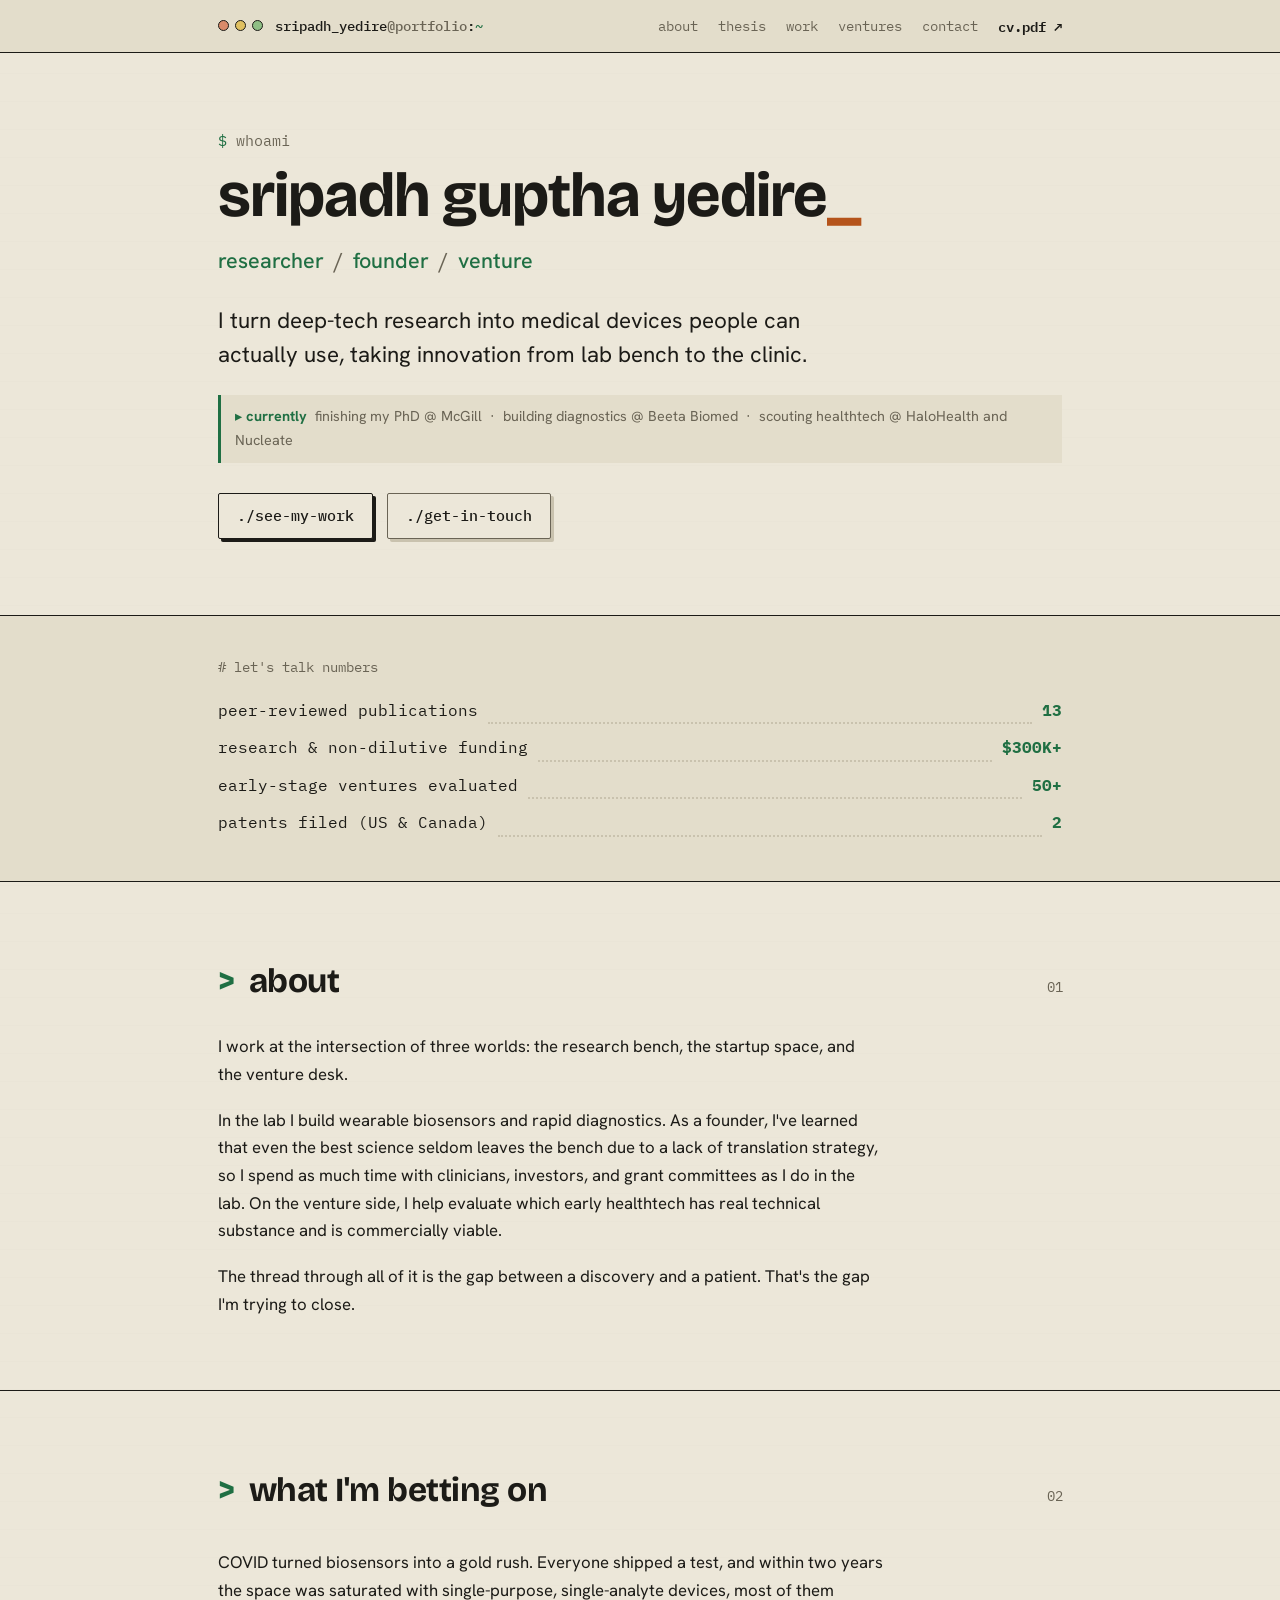
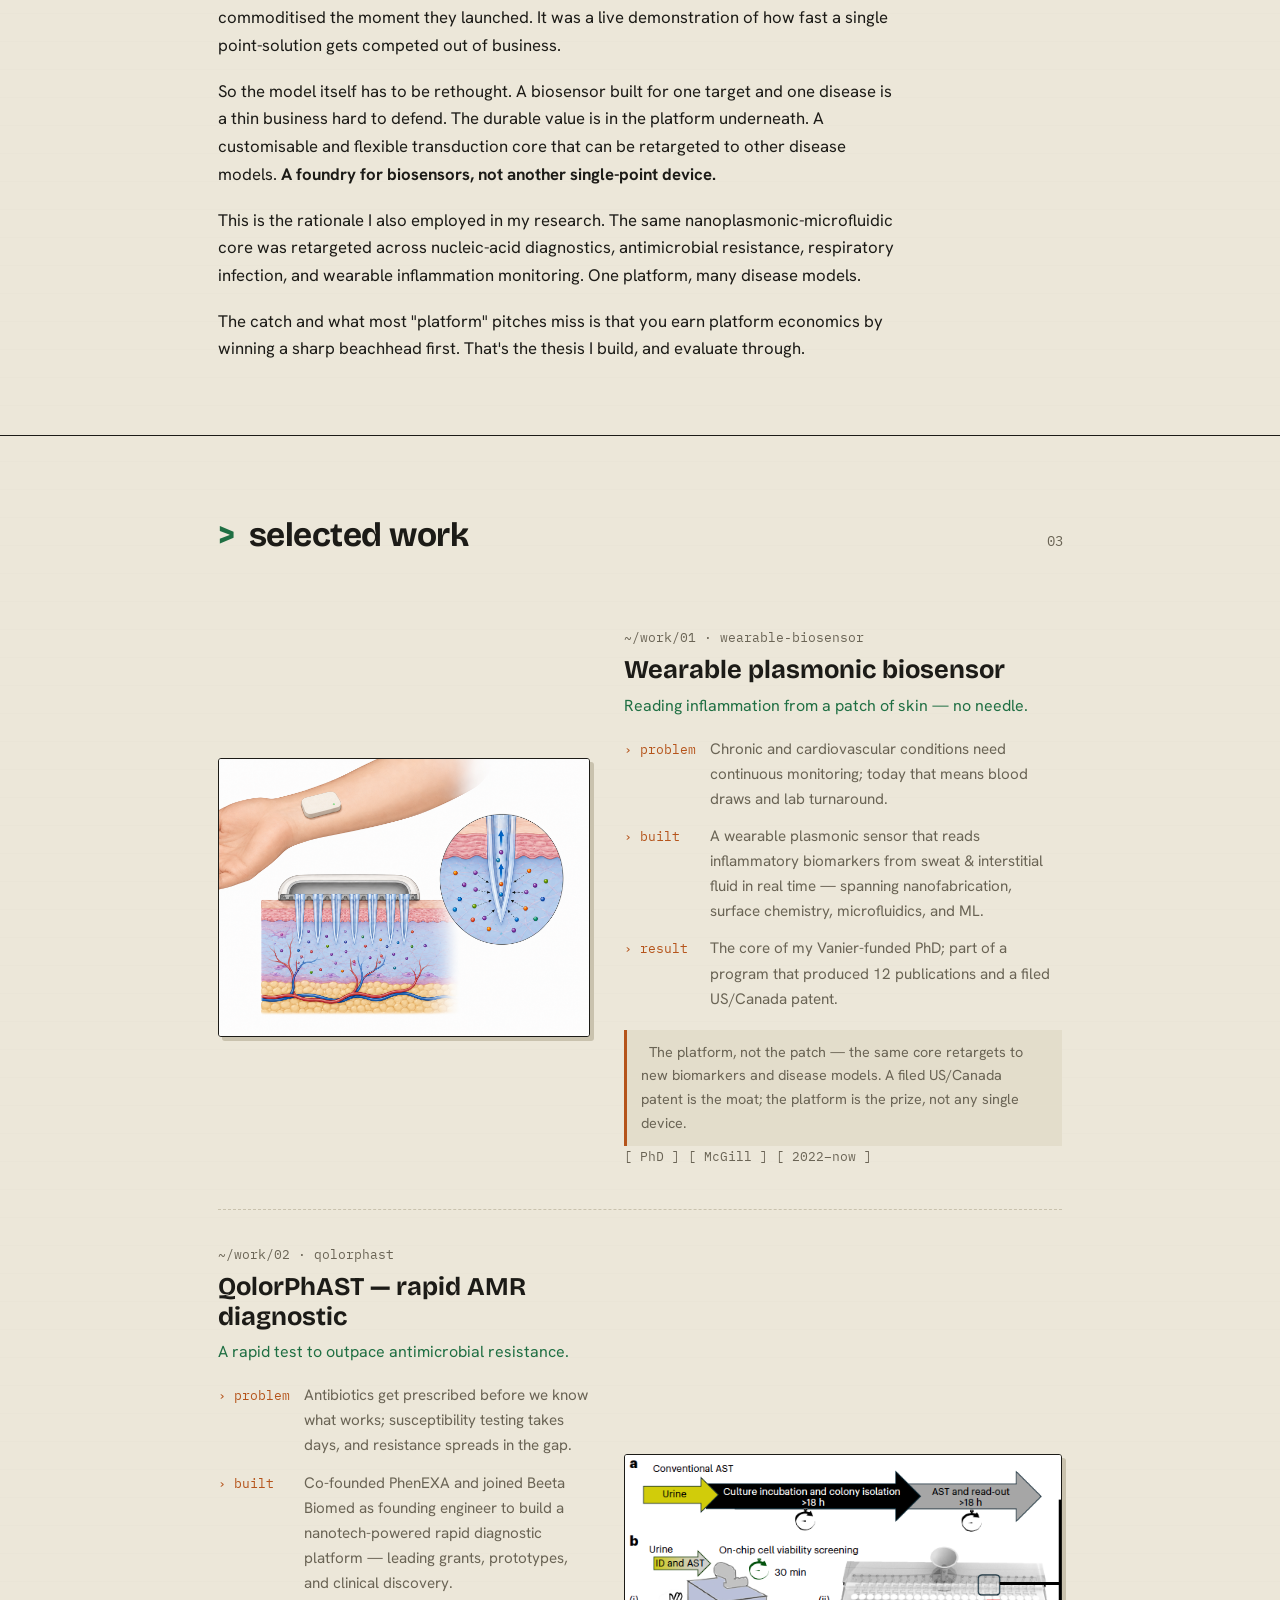
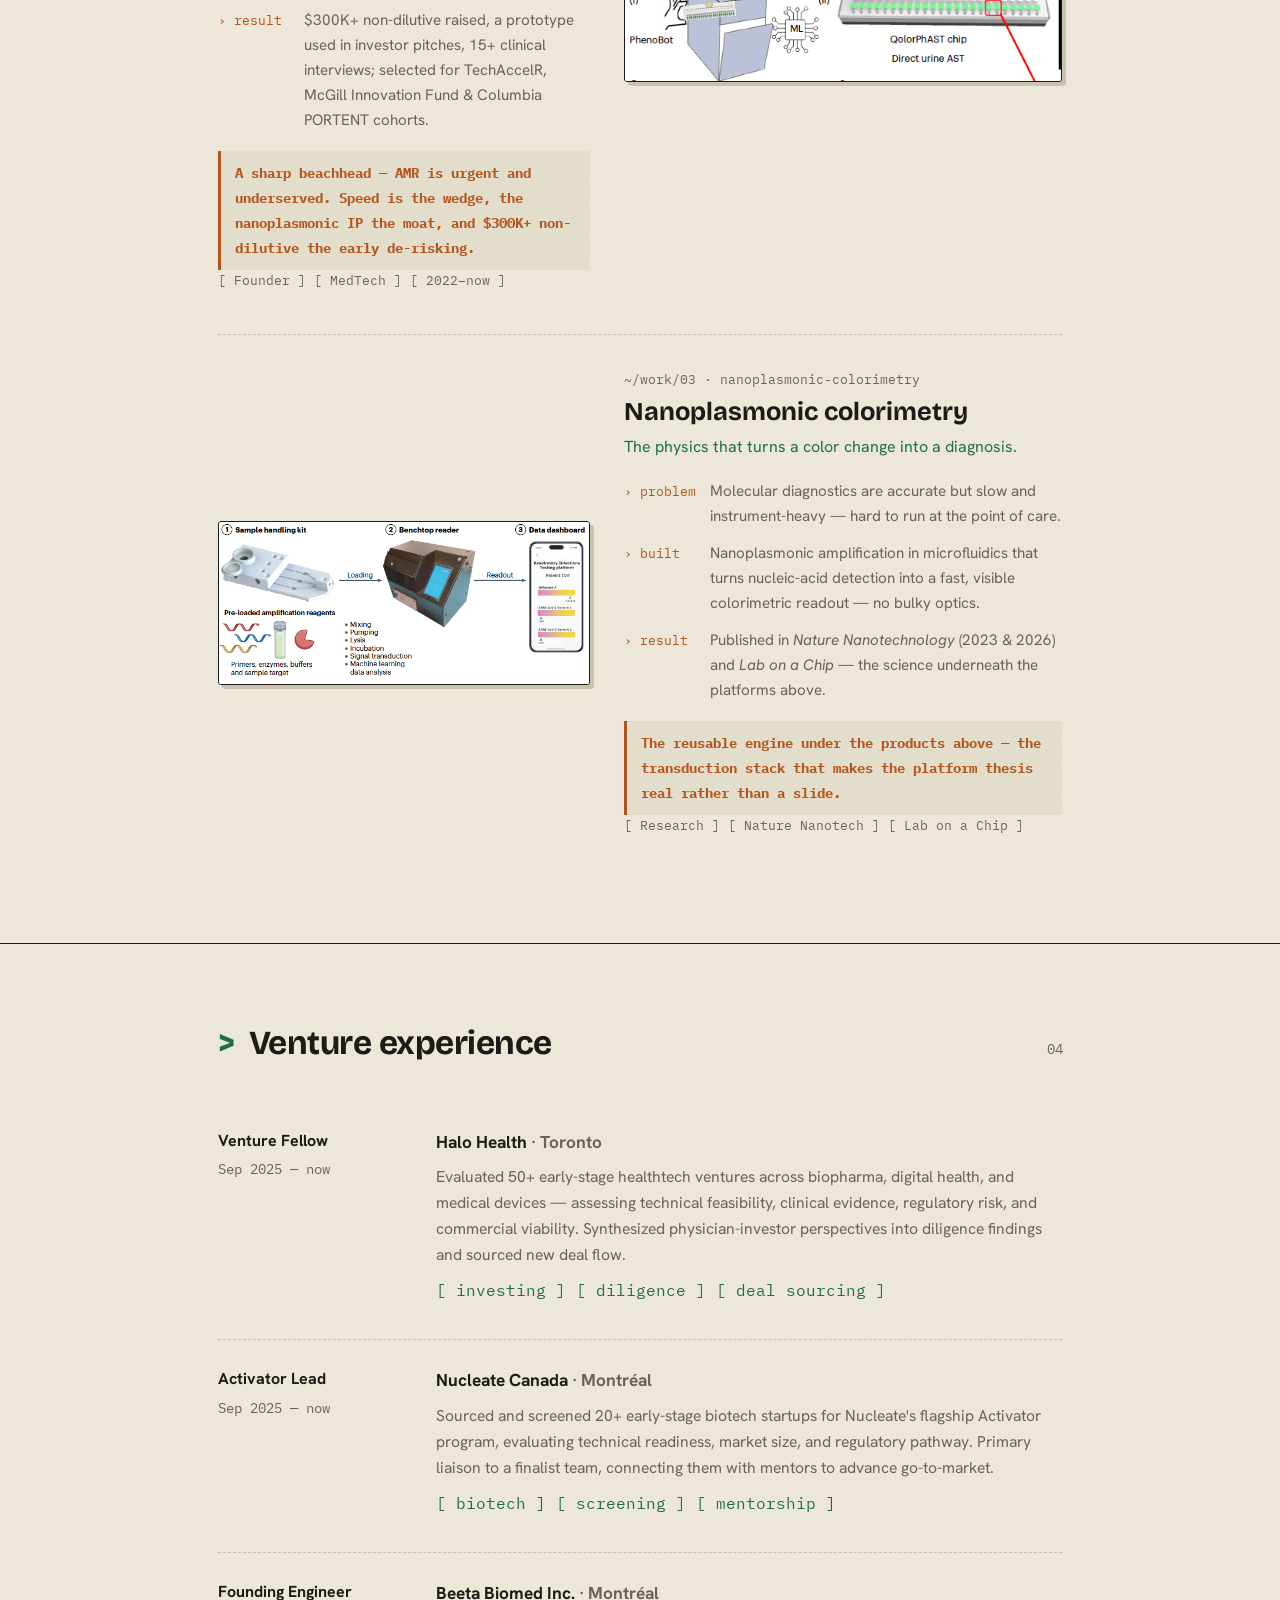
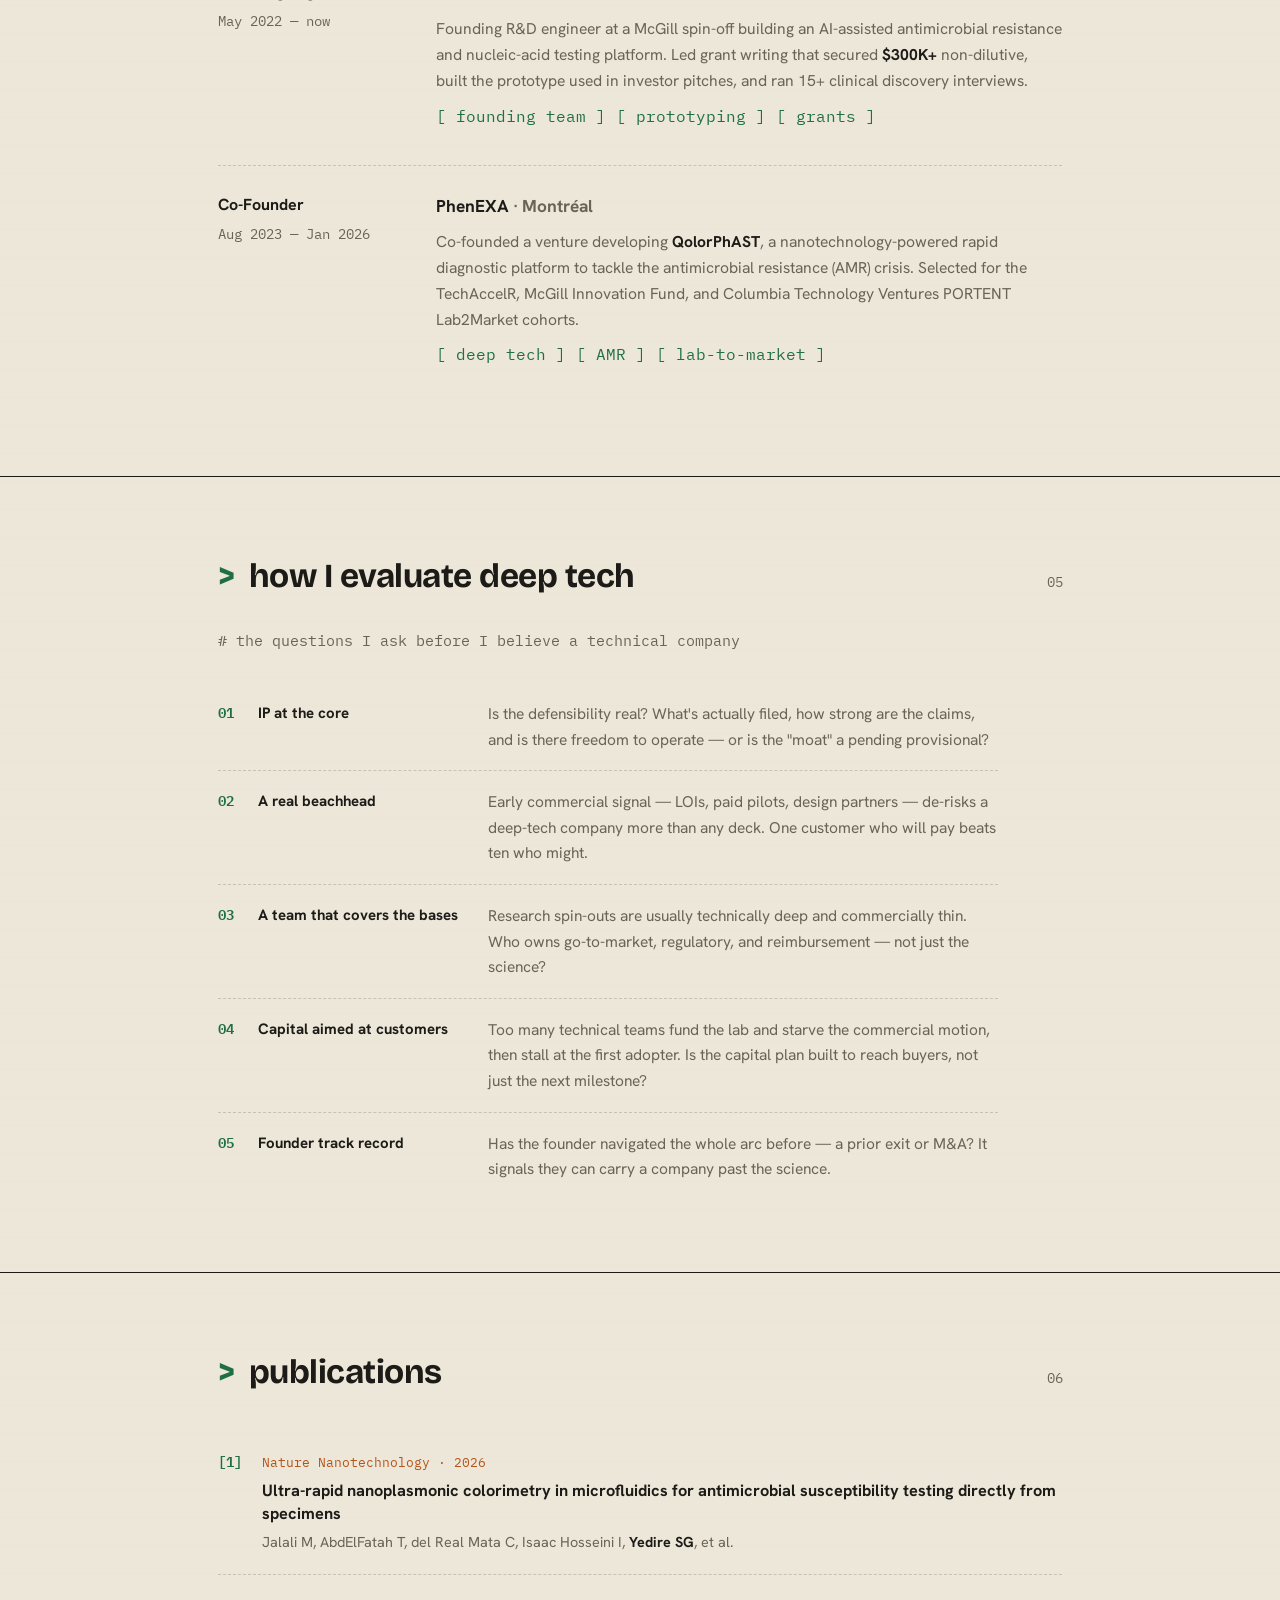
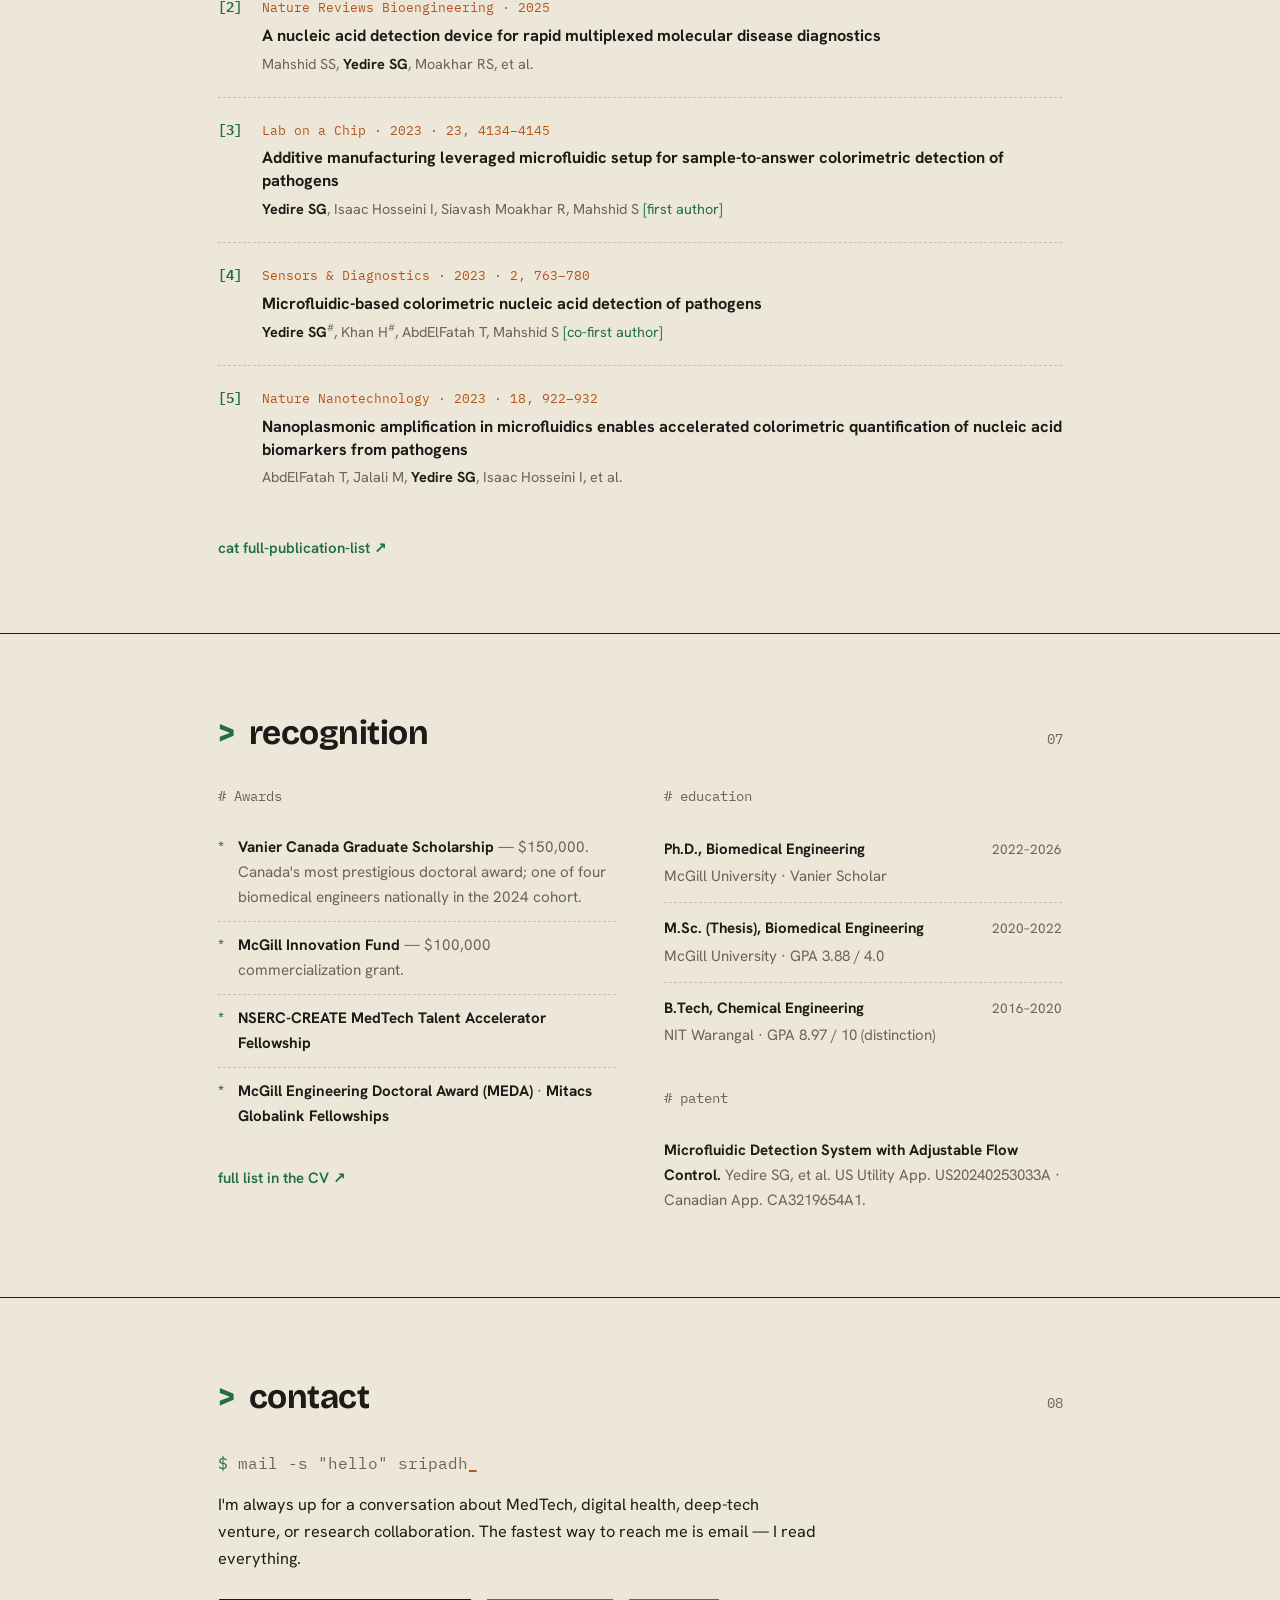
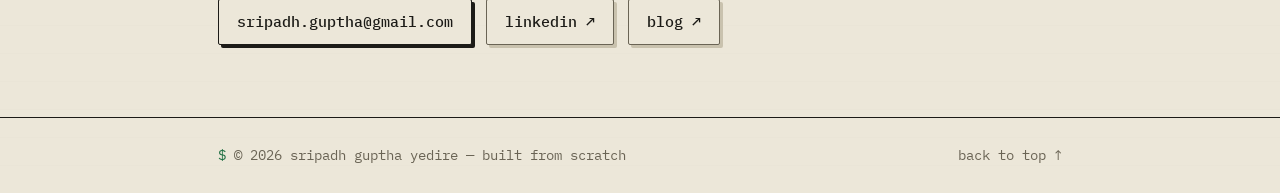
<file: index.html>
<!DOCTYPE html>
<html lang="en">
<head>
  <meta charset="UTF-8" />
  <meta name="viewport" content="width=device-width, initial-scale=1.0" />
  <title>Sripadh Guptha Yedire — Researcher · Founder · Venture</title>
  <meta name="description" content="Sripadh (Sri) Guptha Yedire — Vanier Scholar and PhD candidate in Biomedical Engineering at McGill, MedTech founder, and venture fellow. I turn deep-tech research into diagnostics people can use." />

  <meta property="og:title" content="Sripadh Guptha Yedire" />
  <meta property="og:description" content="I turn deep-tech research into diagnostics people can actually use — researcher, founder, venture." />
  <meta property="og:type" content="website" />

  <link rel="preconnect" href="https://fonts.googleapis.com" />
  <link rel="preconnect" href="https://fonts.gstatic.com" crossorigin />
  <link href="https://fonts.googleapis.com/css2?family=Bricolage+Grotesque:opsz,wght@12..96,600;12..96,700;12..96,800&family=Hanken+Grotesk:wght@400;500;600;700;800&family=IBM+Plex+Mono:wght@400;500;600&display=swap" rel="stylesheet" />
  <link rel="stylesheet" href="css/styles.css" />
</head>
<body>
  <!-- Terminal window title bar / nav -->
  <header class="bar" id="bar">
    <div class="container bar__inner">
      <div class="bar__chrome">
        <span class="dots" aria-hidden="true"><i></i><i></i><i></i></span>
        <a href="#top" class="bar__path">sripadh_yedire<span class="muted">@portfolio</span>:<span class="accent">~</span></a>
      </div>
      <nav class="bar__nav" id="barNav">
        <a href="#about">about</a>
        <a href="#thesis">thesis</a>
        <a href="#work">work</a>
        <a href="#ventures">ventures</a>
        <a href="#contact">contact</a>
        <a href="assets/cv/Sripadh_Yedire_CV.pdf" class="bar__cv" target="_blank" rel="noopener">cv.pdf ↗</a>
      </nav>
      <button class="bar__toggle" id="barToggle" aria-label="Toggle menu" aria-expanded="false">[ menu ]</button>
    </div>
  </header>

  <!-- Hero -->
  <section class="hero" id="top">
    <div class="container">
      <p class="prompt reveal"><span class="accent">$</span> whoami</p>
      <h1 class="hero__name reveal">sripadh guptha yedire<span class="cursor" aria-hidden="true">_</span></h1>
      <p class="hero__role reveal">researcher <span class="sep">/</span> founder <span class="sep">/</span> venture</p>
      <p class="hero__thesis reveal">
        I turn deep-tech research into medical devices people can actually use, taking
        innovation from lab bench to the clinic.
      </p>
      <p class="hero__now reveal"><span class="accent">▸ currently</span> &nbsp;finishing my PhD @ McGill &nbsp;·&nbsp; building diagnostics @ Beeta Biomed &nbsp;·&nbsp; scouting healthtech @ HaloHealth and Nucleate </p>
      <div class="hero__actions reveal">
        <a href="#work" class="btn">./see-my-work</a>
        <a href="#contact" class="btn btn--ghost">./get-in-touch</a>
      </div>
    </div>
  </section>

  <!-- Readout / stats -->
  <section class="readout">
    <div class="container">
      <p class="readout__title reveal muted"># let's talk numbers</p>
      <ul class="readout__list reveal">
        <li><span>peer-reviewed publications</span><span class="lead"></span><b>13</b></li>
        <li><span>research &amp; non-dilutive funding</span><span class="lead"></span><b>$300K+</b></li>
        <li><span>early-stage ventures evaluated</span><span class="lead"></span><b>50+</b></li>
        <li><span>patents filed (US &amp; Canada)</span><span class="lead"></span><b>2</b></li>
      </ul>
    </div>
  </section>

  <!-- About / throughline -->
  <section class="section" id="about">
    <div class="container">
      <h2 class="head reveal"><span class="accent">&gt;</span> about<span class="head__num">01</span></h2>
      <div class="about">
        <div class="about__text prose reveal">
          <p>
            I work at the intersection of three worlds:
            the research bench, the startup space, and the venture desk.
          </p>
          <p>
            In the lab I build wearable biosensors and rapid diagnostics. 
            As a founder, I've learned that even the best science seldom leaves the bench due to a lack of translation strategy, 
            so I spend as much time with clinicians, investors, and grant committees as
            I do in the lab. On the venture side, I help evaluate which early healthtech has real
            technical substance and is commercially viable.
          </p>
          <p>
            The thread through all of it is the gap between a discovery and a patient.
            That's the gap I'm trying to close.
          </p>
        </div>
      </div>
    </div>
  </section>

  <!-- Thesis -->
  <section class="section" id="thesis">
    <div class="container">
      <h2 class="head reveal"><span class="accent">&gt;</span> what I'm betting on<span class="head__num">02</span></h2>
      <p class="section__intro reveal muted"></p>
      <div class="thesis prose reveal">
        <p>
          COVID turned biosensors into a gold rush. Everyone shipped a test, and within two years the space
          was saturated with single-purpose, single-analyte devices, most of them commoditised the moment they
          launched. It was a live demonstration of how fast a single point-solution gets competed out of business.
        </p>
        <p>
          So the model itself has to be rethought. A biosensor built for one target and one disease is a thin
          business hard to defend. The durable value is in the platform underneath. A customisable and flexible
          transduction core that can be retargeted to other disease models. 
          <b>A foundry for biosensors, not another single-point device.</b>
        </p>
        <p>
          This is the rationale I also employed in my research. The same nanoplasmonic-microfluidic core was
          retargeted across nucleic-acid diagnostics, antimicrobial resistance, respiratory infection, and
          wearable inflammation monitoring. One platform, many disease models.
        </p>
        <p>
          The catch and what most "platform" pitches miss is that you earn platform economics by winning a
          sharp beachhead first. That's the thesis I build, and
          evaluate through.
        </p>
      </div>
    </div>
  </section>

  <!-- Selected work -->
  <section class="section" id="work">
    <div class="container">
      <h2 class="head reveal"><span class="accent">&gt;</span> selected work<span class="head__num">03</span></h2>
      <p class="section__intro reveal muted"> </p>

      <div class="works">
        <!-- Work 01 -->
        <article class="work reveal">
          <figure class="work__media">
            <img src="assets/images/wearable.png" alt="Wearable plasmonic biosensor for non-invasive biomarker monitoring" loading="lazy" />
          </figure>
          <div class="work__body">
            <p class="work__path muted">~/work/01 · wearable-biosensor</p>
            <h3 class="work__title">Wearable plasmonic biosensor</h3>
            <p class="work__tag">Reading inflammation from a patch of skin — no needle.</p>
            <dl class="work__meta">
              <div><dt>problem</dt><dd>Chronic and cardiovascular conditions need continuous monitoring; today that means blood draws and lab turnaround.</dd></div>
              <div><dt>built</dt><dd>A wearable plasmonic sensor that reads inflammatory biomarkers from sweat &amp; interstitial fluid in real time — spanning nanofabrication, surface chemistry, microfluidics, and ML.</dd></div>
              <div><dt>result</dt><dd>The core of my Vanier-funded PhD; part of a program that produced 12 publications and a filed US/Canada patent.</dd></div>
            </dl>
            <p class="work__lens"><span class="work__lens-k"> </span>The platform, not the patch — the same core retargets to new biomarkers and disease models. A filed US/Canada patent is the moat; the platform is the prize, not any single device.</p>
            <p class="work__foot">[ PhD ] [ McGill ] [ 2022–now ]</p>
          </div>
        </article>

        <!-- Work 02 -->
        <article class="work reveal">
          <figure class="work__media">
            <img src="assets/images/qolorphast.png" alt="QolorPhAST rapid antimicrobial resistance diagnostic" loading="lazy" />
          </figure>
          <div class="work__body">
            <p class="work__path muted">~/work/02 · qolorphast</p>
            <h3 class="work__title">QolorPhAST — rapid AMR diagnostic</h3>
            <p class="work__tag">A rapid test to outpace antimicrobial resistance.</p>
            <dl class="work__meta">
              <div><dt>problem</dt><dd>Antibiotics get prescribed before we know what works; susceptibility testing takes days, and resistance spreads in the gap.</dd></div>
              <div><dt>built</dt><dd>Co-founded PhenEXA and joined Beeta Biomed as founding engineer to build a nanotech-powered rapid diagnostic platform — leading grants, prototypes, and clinical discovery.</dd></div>
              <div><dt>result</dt><dd>$300K+ non-dilutive raised, a prototype used in investor pitches, 15+ clinical interviews; selected for TechAccelR, McGill Innovation Fund &amp; Columbia PORTENT cohorts.</dd></div>
            </dl>
            <p class="work__lens"><span class="work__lens-k">A sharp beachhead — AMR is urgent and underserved. Speed is the wedge, the nanoplasmonic IP the moat, and $300K+ non-dilutive the early de-risking.</p>
            <p class="work__foot">[ Founder ] [ MedTech ] [ 2022–now ]</p>
          </div>
        </article>

        <!-- Work 03 -->
        <article class="work reveal">
          <figure class="work__media">
            <img src="assets/images/nanoplasmonic.png" alt="Nanoplasmonic colorimetry in microfluidics — research figure" loading="lazy" />
          </figure>
          <div class="work__body">
            <p class="work__path muted">~/work/03 · nanoplasmonic-colorimetry</p>
            <h3 class="work__title">Nanoplasmonic colorimetry</h3>
            <p class="work__tag">The physics that turns a color change into a diagnosis.</p>
            <dl class="work__meta">
              <div><dt>problem</dt><dd>Molecular diagnostics are accurate but slow and instrument-heavy — hard to run at the point of care.</dd></div>
              <div><dt>built</dt><dd>Nanoplasmonic amplification in microfluidics that turns nucleic-acid detection into a fast, visible colorimetric readout — no bulky optics.</dd></div>
              <div><dt>result</dt><dd>Published in <em>Nature Nanotechnology</em> (2023 &amp; 2026) and <em>Lab on a Chip</em> — the science underneath the platforms above.</dd></div>
            </dl>
            <p class="work__lens"><span class="work__lens-k">The reusable engine under the products above — the transduction stack that makes the platform thesis real rather than a slide.</p>
            <p class="work__foot">[ Research ] [ Nature Nanotech ] [ Lab on a Chip ]</p>
          </div>
        </article>
      </div>
    </div>
  </section>

  <!-- Ventures -->
  <section class="section" id="ventures">
    <div class="container">
      <h2 class="head reveal"><span class="accent">&gt;</span> Venture experience <span class="head__num">04</span></h2>
      <p class="section__intro reveal muted"></p>

      <div class="tl">
        <article class="tl__row reveal">
          <div class="tl__when">
            <span class="tl__role">Venture Fellow</span>
            <span class="tl__date">Sep 2025 — now</span>
          </div>
          <div class="tl__what">
            <h3>Halo Health <span class="muted">· Toronto</span></h3>
            <p>
              Evaluated 50+ early-stage healthtech ventures across biopharma, digital health, and medical
              devices — assessing technical feasibility, clinical evidence, regulatory risk, and commercial
              viability. Synthesized physician-investor perspectives into diligence findings and sourced new deal flow.
            </p>
            <p class="tl__tags">[ investing ] [ diligence ] [ deal sourcing ]</p>
          </div>
        </article>

        <article class="tl__row reveal">
          <div class="tl__when">
            <span class="tl__role">Activator Lead</span>
            <span class="tl__date">Sep 2025 — now</span>
          </div>
          <div class="tl__what">
            <h3>Nucleate Canada <span class="muted">· Montréal</span></h3>
            <p>
              Sourced and screened 20+ early-stage biotech startups for Nucleate's flagship Activator program,
              evaluating technical readiness, market size, and regulatory pathway. Primary liaison to a finalist
              team, connecting them with mentors to advance go-to-market.
            </p>
            <p class="tl__tags">[ biotech ] [ screening ] [ mentorship ]</p>
          </div>
        </article>

        <article class="tl__row reveal">
          <div class="tl__when">
            <span class="tl__role">Founding Engineer</span>
            <span class="tl__date">May 2022 — now</span>
          </div>
          <div class="tl__what">
            <h3>Beeta Biomed Inc. <span class="muted">· Montréal</span></h3>
            <p>
              Founding R&amp;D engineer at a McGill spin-off building an AI-assisted antimicrobial resistance and
              nucleic-acid testing platform. Led grant writing that secured <b>$300K+</b> non-dilutive, built the
              prototype used in investor pitches, and ran 15+ clinical discovery interviews.
            </p>
            <p class="tl__tags">[ founding team ] [ prototyping ] [ grants ]</p>
          </div>
        </article>

        <article class="tl__row reveal">
          <div class="tl__when">
            <span class="tl__role">Co-Founder</span>
            <span class="tl__date">Aug 2023 — Jan 2026</span>
          </div>
          <div class="tl__what">
            <h3>PhenEXA <span class="muted">· Montréal</span></h3>
            <p>
              Co-founded a venture developing <b>QolorPhAST</b>, a nanotechnology-powered rapid diagnostic
              platform to tackle the antimicrobial resistance (AMR) crisis. Selected for the TechAccelR, McGill
              Innovation Fund, and Columbia Technology Ventures PORTENT Lab2Market cohorts.
            </p>
            <p class="tl__tags">[ deep tech ] [ AMR ] [ lab-to-market ]</p>
          </div>
        </article>
      </div>
    </div>
  </section>

  <!-- How I evaluate -->
  <section class="section" id="framework">
    <div class="container">
      <h2 class="head reveal"><span class="accent">&gt;</span> how I evaluate deep tech<span class="head__num">05</span></h2>
      <p class="section__intro reveal muted"># the questions I ask before I believe a technical company</p>
      <ol class="frame">
        <li class="reveal"><span class="frame__k">IP at the core</span><span class="frame__v">Is the defensibility real? What's actually filed, how strong are the claims, and is there freedom to operate — or is the "moat" a pending provisional?</span></li>
        <li class="reveal"><span class="frame__k">A real beachhead</span><span class="frame__v">Early commercial signal — LOIs, paid pilots, design partners — de-risks a deep-tech company more than any deck. One customer who will pay beats ten who might.</span></li>
        <li class="reveal"><span class="frame__k">A team that covers the bases</span><span class="frame__v">Research spin-outs are usually technically deep and commercially thin. Who owns go-to-market, regulatory, and reimbursement — not just the science?</span></li>
        <li class="reveal"><span class="frame__k">Capital aimed at customers</span><span class="frame__v">Too many technical teams fund the lab and starve the commercial motion, then stall at the first adopter. Is the capital plan built to reach buyers, not just the next milestone?</span></li>
        <li class="reveal"><span class="frame__k">Founder track record</span><span class="frame__v">Has the founder navigated the whole arc before — a prior exit or M&amp;A? It signals they can carry a company past the science.</span></li>
      </ol>
    </div>
  </section>

  <!-- Publications -->
  <section class="section" id="publications">
    <div class="container">
      <h2 class="head reveal"><span class="accent">&gt;</span> publications<span class="head__num">06</span></h2>
      <p class="section__intro reveal muted"> </p>
      <ol class="pubs">
        <li class="pub reveal">
          <span class="pub__venue">Nature Nanotechnology · 2026</span>
          <p class="pub__title">Ultra-rapid nanoplasmonic colorimetry in microfluidics for antimicrobial susceptibility testing directly from specimens</p>
          <p class="pub__authors">Jalali M, AbdElFatah T, del Real Mata C, Isaac Hosseini I, <b>Yedire SG</b>, et al.</p>
        </li>
        <li class="pub reveal">
          <span class="pub__venue">Nature Reviews Bioengineering · 2025</span>
          <p class="pub__title">A nucleic acid detection device for rapid multiplexed molecular disease diagnostics</p>
          <p class="pub__authors">Mahshid SS, <b>Yedire SG</b>, Moakhar RS, et al.</p>
        </li>
        <li class="pub reveal">
          <span class="pub__venue">Lab on a Chip · 2023 · 23, 4134–4145</span>
          <p class="pub__title">Additive manufacturing leveraged microfluidic setup for sample-to-answer colorimetric detection of pathogens</p>
          <p class="pub__authors"><b>Yedire SG</b>, Isaac Hosseini I, Siavash Moakhar R, Mahshid S <span class="accent">[first author]</span></p>
        </li>
        <li class="pub reveal">
          <span class="pub__venue">Sensors &amp; Diagnostics · 2023 · 2, 763–780</span>
          <p class="pub__title">Microfluidic-based colorimetric nucleic acid detection of pathogens</p>
          <p class="pub__authors"><b>Yedire SG</b><sup>#</sup>, Khan H<sup>#</sup>, AbdElFatah T, Mahshid S <span class="accent">[co-first author]</span></p>
        </li>
        <li class="pub reveal">
          <span class="pub__venue">Nature Nanotechnology · 2023 · 18, 922–932</span>
          <p class="pub__title">Nanoplasmonic amplification in microfluidics enables accelerated colorimetric quantification of nucleic acid biomarkers from pathogens</p>
          <p class="pub__authors">AbdElFatah T, Jalali M, <b>Yedire SG</b>, Isaac Hosseini I, et al.</p>
        </li>
      </ol>
      <a href="https://scholar.google.com/" class="more reveal" target="_blank" rel="noopener">cat full-publication-list ↗</a>
    </div>
  </section>

  <!-- Recognition & education -->
  <section class="section" id="honors">
    <div class="container">
      <h2 class="head reveal"><span class="accent">&gt;</span> recognition<span class="head__num">07</span></h2>
      <div class="cols">
        <div class="col reveal">
          <p class="col__label muted"># Awards</p>
          <ul class="awards">
            <li><b>Vanier Canada Graduate Scholarship</b> — $150,000. Canada's most prestigious doctoral award; one of four biomedical engineers nationally in the 2024 cohort.</li>
            <li><b>McGill Innovation Fund</b> — $100,000 commercialization grant.</li>
            <li><b>NSERC-CREATE MedTech Talent Accelerator Fellowship</b></li>
            <li><b>McGill Engineering Doctoral Award (MEDA)</b> · <b>Mitacs Globalink Fellowships</b></li>
          </ul>
          <a href="assets/cv/Sripadh_Yedire_CV.pdf" class="more" target="_blank" rel="noopener">full list in the CV ↗</a>
        </div>
        <div class="col reveal">
          <p class="col__label muted"># education</p>
          <ul class="edu">
            <li>
              <div class="edu__top"><b>Ph.D., Biomedical Engineering</b><span>2022–2026</span></div>
              <span class="muted">McGill University · Vanier Scholar</span>
            </li>
            <li>
              <div class="edu__top"><b>M.Sc. (Thesis), Biomedical Engineering</b><span>2020–2022</span></div>
              <span class="muted">McGill University · GPA 3.88 / 4.0</span>
            </li>
            <li>
              <div class="edu__top"><b>B.Tech, Chemical Engineering</b><span>2016–2020</span></div>
              <span class="muted">NIT Warangal · GPA 8.97 / 10 (distinction)</span>
            </li>
          </ul>
          <p class="col__label muted" style="margin-top:1.6rem"># patent</p>
          <ul class="edu">
            <li>
              <span class="muted"><b>Microfluidic Detection System with Adjustable Flow Control.</b> Yedire SG, et al. US Utility App. US20240253033A · Canadian App. CA3219654A1.</span>
            </li>
          </ul>
        </div>
      </div>
    </div>
  </section>

  <!-- Contact -->
  <section class="section section--contact" id="contact">
    <div class="container">
      <h2 class="head reveal"><span class="accent">&gt;</span> contact<span class="head__num">08</span></h2>
      <p class="contact__line reveal"><span class="accent">$</span> mail -s "hello" sripadh<span class="cursor" aria-hidden="true">_</span></p>
      <p class="contact__intro reveal">
        I'm always up for a conversation about MedTech, digital health, deep-tech venture, or research
        collaboration. The fastest way to reach me is email — I read everything.
      </p>
      <div class="contact__links reveal">
        <a href="mailto:sripadh.guptha@gmail.com" class="btn">sripadh.guptha@gmail.com</a>
        <a href="https://www.linkedin.com/in/sripadhgupthayedire" class="btn btn--ghost" target="_blank" rel="noopener">linkedin ↗</a>
        <a href="https://curiousinsights1.wordpress.com/" class="btn btn--ghost" target="_blank" rel="noopener">blog ↗</a>
      </div>
    </div>
  </section>

  <footer class="footer">
    <div class="container footer__inner">
      <span class="muted"><span class="accent">$</span> © <span id="year"></span> sripadh guptha yedire — built from scratch</span>
      <a href="#top">back to top ↑</a>
    </div>
  </footer>

  <script src="js/main.js"></script>
</body>
</html>
</file>
<file: css/styles.css>
/* ============================================================
   Sripadh Guptha Yedire — personal site
   Terminal / old-web mono aesthetic, on warm paper
   ============================================================ */

:root {
  --paper: #ece7d9;        /* warm ecru background */
  --paper-2: #e3ddcb;      /* slightly darker panel */
  --ink: #1c1b17;          /* near-black text */
  --ink-dim: #6a6455;      /* muted / comments */
  --line: #c9c2ae;         /* rules & borders */
  --line-soft: #d7d0bd;
  --accent: #1f6f43;       /* phosphor green */
  --accent-warm: #b5541b;  /* amber, used sparingly */
  --sel: #cfe3d4;
  --maxw: 900px;
  --sans: "Hanken Grotesk", system-ui, -apple-system, "Segoe UI", Roboto, sans-serif;
  --mono: "IBM Plex Mono", "SFMono-Regular", Menlo, Consolas, monospace;
  --display: "Bricolage Grotesque", var(--sans);
}

* { margin: 0; padding: 0; box-sizing: border-box; }

html { scroll-behavior: smooth; scroll-padding-top: 76px; }

body {
  font-family: var(--sans);
  background: var(--paper);
  color: var(--ink);
  line-height: 1.65;
  font-size: 15px;
  -webkit-font-smoothing: antialiased;
  overflow-x: hidden;
  /* faint paper texture */
  background-image:
    repeating-linear-gradient(0deg, transparent, transparent 27px, rgba(0,0,0,0.015) 28px);
}

::selection { background: var(--sel); }

.container { width: 100%; max-width: var(--maxw); margin: 0 auto; padding: 0 28px; }

a { color: var(--accent); text-decoration: none; }
a:hover { text-decoration: underline; text-underline-offset: 3px; }
b, strong { font-weight: 700; color: var(--ink); }
em { font-style: italic; color: var(--ink-dim); }
sup { font-size: 0.7em; }

.muted { color: var(--ink-dim); }
.accent { color: var(--accent); }
.sep { color: var(--ink-dim); margin: 0 4px; }

/* Blinking cursor */
.cursor { color: var(--accent-warm); font-weight: 700; animation: blink 1.05s steps(1) infinite; }
@keyframes blink { 0%, 50% { opacity: 1; } 50.01%, 100% { opacity: 0; } }

/* Monospace reserved for terminal-literal accents; everything else is sans */
.prompt, .bar__path, .bar__nav, .bar__toggle,
.section__intro, .readout__title, .readout__list,
.work__path, .work__foot, .work__lens-k, .work__meta dt,
.tl__date, .tl__tags, .pub__venue, .col__label,
.contact__line, .footer__inner,
.head__num, .pub::before, .frame li::before {
  font-family: var(--mono);
}

/* ---------- Buttons (as commands) ---------- */
.btn {
  display: inline-flex; align-items: center; gap: 8px;
  font-family: var(--mono); font-size: 0.92rem; font-weight: 500;
  color: var(--ink); background: var(--paper);
  padding: 10px 18px;
  border: 1.5px solid var(--ink);
  border-radius: 2px;
  cursor: pointer;
  transition: transform .12s ease, box-shadow .12s ease, background .15s, color .15s;
  box-shadow: 3px 3px 0 var(--ink);
}
.btn:hover { text-decoration: none; transform: translate(-1px, -1px); box-shadow: 4px 4px 0 var(--ink); background: var(--accent); color: var(--paper); border-color: var(--ink); }
.btn:active { transform: translate(2px, 2px); box-shadow: 1px 1px 0 var(--ink); }
.btn--ghost { box-shadow: 3px 3px 0 var(--line); border-color: var(--ink-dim); }
.btn--ghost:hover { background: var(--ink); color: var(--paper); box-shadow: 4px 4px 0 var(--line); }

/* ---------- Terminal bar / nav ---------- */
.bar {
  position: fixed; top: 0; left: 0; right: 0; z-index: 100;
  background: var(--paper-2);
  border-bottom: 1.5px solid var(--ink);
  transition: box-shadow .2s;
}
.bar.scrolled { box-shadow: 0 2px 0 var(--line); }
.bar__inner { display: flex; align-items: center; justify-content: space-between; height: 52px; gap: 16px; }
.bar__chrome { display: flex; align-items: center; gap: 12px; min-width: 0; }
.dots { display: inline-flex; gap: 6px; }
.dots i { width: 11px; height: 11px; border-radius: 50%; border: 1.5px solid var(--ink); display: block; }
.dots i:nth-child(1) { background: #d98b6a; }
.dots i:nth-child(2) { background: #e0c060; }
.dots i:nth-child(3) { background: #8fbf85; }
.bar__path { font-size: 0.9rem; color: var(--ink); font-weight: 500; white-space: nowrap; overflow: hidden; text-overflow: ellipsis; }
.bar__path:hover { text-decoration: none; }
.bar__nav { display: flex; align-items: center; gap: 20px; }
.bar__nav a { color: var(--ink-dim); font-size: 0.9rem; }
.bar__nav a:hover { color: var(--accent); text-decoration: none; }
.bar__nav a::before { content: ""; }
.bar__cv { color: var(--ink) !important; font-weight: 600; }
.bar__toggle { display: none; font-family: var(--mono); font-size: 0.9rem; background: none; border: 0; color: var(--ink); cursor: pointer; white-space: nowrap; }

/* ---------- Hero ---------- */
.hero { padding: 128px 0 72px; border-bottom: 1.5px solid var(--ink); }
.prompt { font-size: 0.95rem; color: var(--ink-dim); margin-bottom: 10px; }
.hero__name {
  font-family: var(--display); font-weight: 700;
  font-size: clamp(2rem, 6.5vw, 3.9rem); line-height: 1.05; letter-spacing: -1px;
  margin-bottom: 14px;
}
.hero__role { font-size: clamp(1rem, 2.4vw, 1.35rem); color: var(--accent); font-weight: 500; margin-bottom: 26px; }
.hero__thesis {
  max-width: 640px; font-size: clamp(1.05rem, 2.6vw, 1.4rem); line-height: 1.5;
  margin-bottom: 24px; color: var(--ink);
}
.hero__now {
  font-size: 0.9rem; color: var(--ink-dim); margin-bottom: 30px;
  padding: 10px 14px; border-left: 3px solid var(--accent); background: var(--paper-2);
}
.hero__now .accent { font-weight: 700; }
.hero__actions { display: flex; gap: 14px; flex-wrap: wrap; margin-bottom: 4px; }

/* ---------- Readout ---------- */
.readout { padding: 40px 0; border-bottom: 1.5px solid var(--ink); background: var(--paper-2); }
.readout__title { font-size: 0.85rem; margin-bottom: 12px; }
.readout__list { list-style: none; }
.readout__list li {
  display: flex; align-items: baseline; gap: 10px;
  font-size: clamp(0.85rem, 2.2vw, 1.02rem); line-height: 2.3;
}
.readout__list b { color: var(--accent); font-variant-numeric: tabular-nums; }
/* classic dotted leader */
.lead {
  flex: 1 1 auto; min-width: 24px; align-self: stretch;
  border-bottom: 2px dotted var(--line); transform: translateY(-4px);
}

/* ---------- Sections ---------- */
.section { padding: 72px 0; border-bottom: 1.5px solid var(--ink); }
.head {
  font-family: var(--display); font-weight: 700;
  font-size: clamp(1.5rem, 4vw, 2.1rem); letter-spacing: -0.5px;
  display: flex; align-items: baseline; gap: 14px; margin-bottom: 24px;
}
.head__num { margin-left: auto; font-family: var(--mono); font-size: 0.9rem; color: var(--ink-dim); font-weight: 400; }
.section__intro { font-size: 0.92rem; margin-bottom: 30px; }

/* ---------- Prose ---------- */
.prose { max-width: 660px; }
.prose p { margin-bottom: 18px; font-size: 1.02rem; }
.prose p:last-child { margin-bottom: 0; }

/* ---------- Research list ---------- */
.list { list-style: none; }
.item { padding: 22px 0; border-top: 1px dashed var(--line); }
.item:first-child { border-top: 0; }
.item__head { display: flex; justify-content: space-between; align-items: baseline; gap: 16px; margin-bottom: 8px; flex-wrap: wrap; }
.item__title { font-weight: 700; font-size: 1.08rem; }
.item__tag { font-size: 0.8rem; color: var(--accent); white-space: nowrap; }
.item__tag::before { content: "["; color: var(--ink-dim); margin-right: 4px; }
.item__tag::after { content: "]"; color: var(--ink-dim); margin-left: 4px; }
.item__body { color: var(--ink-dim); font-size: 0.98rem; max-width: 660px; }

/* ---------- Image placeholder ---------- */
.ph {
  display: flex; flex-direction: column; align-items: center; justify-content: center; gap: 8px;
  width: 100%; aspect-ratio: 4 / 3;
  border: 1.5px dashed var(--ink-dim); border-radius: 3px;
  background-color: var(--paper-2);
  background-image: repeating-linear-gradient(45deg, transparent, transparent 9px, rgba(0,0,0,0.03) 9px, rgba(0,0,0,0.03) 10px);
  color: var(--ink-dim); text-align: center; padding: 16px;
}
.ph--portrait { aspect-ratio: 3 / 4; }
.ph__mark { font-size: 1.6rem; color: var(--accent); letter-spacing: 2px; opacity: 0.8; }
.ph__name { font-size: 0.78rem; word-break: break-all; max-width: 90%; }
.ph__hint { font-size: 0.72rem; opacity: 0.7; }

/* ---------- Selected work ---------- */
.works { display: flex; flex-direction: column; gap: 8px; }
.work {
  display: grid; grid-template-columns: 0.85fr 1fr; gap: 34px; align-items: center;
  padding: 34px 0; border-top: 1px dashed var(--line);
}
.work:first-child { border-top: 0; }
.work__media {
  margin: 0; border: 1.5px solid var(--ink); border-radius: 3px; overflow: hidden;
  background: #f4f1e7; box-shadow: 4px 4px 0 var(--line);
}
.work__media img { width: 100%; height: auto; display: block; }
.work:nth-child(even) .work__media { order: 2; }
.work__path { font-size: 0.82rem; margin-bottom: 6px; }
.work__title { font-family: var(--display); font-weight: 700; font-size: clamp(1.2rem, 2.6vw, 1.6rem); line-height: 1.15; margin-bottom: 8px; }
.work__tag { color: var(--accent); font-size: 1rem; margin-bottom: 18px; }
.work__meta { display: flex; flex-direction: column; gap: 12px; margin-bottom: 18px; }
.work__meta div { display: grid; grid-template-columns: 74px 1fr; gap: 12px; }
.work__meta dt { color: var(--accent-warm); font-size: 0.82rem; padding-top: 2px; }
.work__meta dt::before { content: "› "; }
.work__meta dd { color: var(--ink-dim); font-size: 0.95rem; }
.work__foot { font-size: 0.82rem; color: var(--ink-dim); }
.work__lens { margin: 14px 0 0; padding: 10px 14px; border-left: 3px solid var(--accent-warm); background: var(--paper-2); font-size: 0.9rem; color: var(--ink-dim); }
.work__lens-k { color: var(--accent-warm); font-weight: 700; margin-right: 8px; }

/* ---------- About ---------- */
.about { max-width: 680px; }
.about__text p { font-size: 1.05rem; }

/* ---------- Thesis ---------- */
.thesis { max-width: 680px; }
.thesis p { font-size: 1.05rem; margin-bottom: 18px; }
.thesis p:last-child { margin-bottom: 0; }

/* ---------- Framework ---------- */
.frame { list-style: none; counter-reset: fr; max-width: 780px; }
.frame li {
  counter-increment: fr; display: grid; grid-template-columns: 210px 1fr; gap: 20px;
  padding: 18px 0 18px 40px; border-top: 1px dashed var(--line); position: relative;
}
.frame li:first-child { border-top: 0; }
.frame li::before {
  content: "0" counter(fr); position: absolute; left: 0; top: 18px;
  color: var(--accent); font-weight: 600; font-size: 0.85rem;
}
.frame__k { font-weight: 700; color: var(--ink); }
.frame__v { color: var(--ink-dim); font-size: 0.97rem; }

/* ---------- Timeline ---------- */
.tl { display: flex; flex-direction: column; }
.tl__row { display: grid; grid-template-columns: 190px 1fr; gap: 28px; padding: 26px 0; border-top: 1px dashed var(--line); }
.tl__row:first-child { border-top: 0; }
.tl__when { display: flex; flex-direction: column; gap: 4px; }
.tl__role { font-weight: 700; font-size: 1rem; }
.tl__date { font-size: 0.85rem; color: var(--ink-dim); }
.tl__what h3 { font-size: 1.08rem; font-weight: 700; margin-bottom: 8px; }
.tl__what p { color: var(--ink-dim); font-size: 0.98rem; margin-bottom: 10px; }
.tl__tags { font-size: 0.82rem; color: var(--accent) !important; }

/* ---------- Publications ---------- */
.pubs { list-style: none; counter-reset: pub; }
.pub { position: relative; padding: 20px 0 20px 44px; border-top: 1px dashed var(--line); counter-increment: pub; }
.pub:first-child { border-top: 0; }
.pub::before {
  content: "[" counter(pub) "]"; position: absolute; left: 0; top: 20px;
  color: var(--accent); font-size: 0.85rem; font-weight: 600;
}
.pub__venue { font-size: 0.8rem; color: var(--accent-warm); }
.pub__title { font-size: 1.02rem; font-weight: 700; margin: 5px 0; line-height: 1.4; }
.pub__authors { font-size: 0.9rem; color: var(--ink-dim); }
.more { display: inline-block; margin-top: 26px; font-weight: 600; }

/* ---------- Honors / education ---------- */
.cols { display: grid; grid-template-columns: 1fr 1fr; gap: 48px; }
.col__label { font-size: 0.85rem; margin-bottom: 16px; }
.awards { list-style: none; }
.awards li { position: relative; padding: 11px 0 11px 20px; border-bottom: 1px dashed var(--line); color: var(--ink-dim); font-size: 0.95rem; }
.awards li:last-child { border-bottom: 0; }
.awards li::before { content: "*"; position: absolute; left: 0; top: 11px; color: var(--accent); font-weight: 700; }
.edu { list-style: none; }
.edu li { padding: 13px 0; border-bottom: 1px dashed var(--line); }
.edu li:last-child { border-bottom: 0; }
.edu__top { display: flex; justify-content: space-between; align-items: baseline; gap: 14px; margin-bottom: 3px; }
.edu__top span { font-size: 0.85rem; color: var(--ink-dim); white-space: nowrap; }

/* ---------- Contact ---------- */
.section--contact { border-bottom: 1.5px solid var(--ink); }
.contact__line { font-size: 1rem; color: var(--ink-dim); margin-bottom: 16px; }
.contact__intro { max-width: 600px; font-size: 1.02rem; margin-bottom: 26px; }
.contact__links { display: flex; gap: 14px; flex-wrap: wrap; }

/* ---------- Footer ---------- */
.footer { padding: 26px 0; }
.footer__inner { display: flex; justify-content: space-between; align-items: center; gap: 16px; font-size: 0.85rem; }
.footer__inner a { color: var(--ink-dim); }
.footer__inner a:hover { color: var(--accent); }

/* ---------- Reveal (subtle fade only) ---------- */
.reveal { opacity: 0; transform: translateY(10px); transition: opacity .5s ease, transform .5s ease; }
.reveal.in { opacity: 1; transform: none; }

/* ---------- Responsive ---------- */
@media (max-width: 760px) {
  .bar__nav {
    position: fixed; inset: 52px 0 auto 0; flex-direction: column; align-items: flex-start;
    gap: 0; background: var(--paper-2); border-bottom: 1.5px solid var(--ink);
    padding: 6px 28px 18px; transform: translateY(-120%); transition: transform .3s ease; pointer-events: none;
  }
  .bar__nav.open { transform: none; pointer-events: auto; }
  .bar__nav a { padding: 12px 0; width: 100%; border-bottom: 1px dashed var(--line); font-size: 0.98rem; }
  .bar__toggle { display: block; }
  .tl__row { grid-template-columns: 1fr; gap: 10px; }
  .cols { grid-template-columns: 1fr; gap: 36px; }
  .head__num { display: none; }
  .work { grid-template-columns: 1fr; gap: 20px; }
  .work:nth-child(even) .work__media { order: 0; }
  .work__media .ph { aspect-ratio: 16 / 10; }
  .frame li { grid-template-columns: 1fr; gap: 6px; padding-left: 34px; }
}

@media (prefers-reduced-motion: reduce) {
  * { scroll-behavior: auto !important; }
  .cursor { animation: none; }
  .reveal { opacity: 1 !important; transform: none !important; transition: none; }
}
</file>
